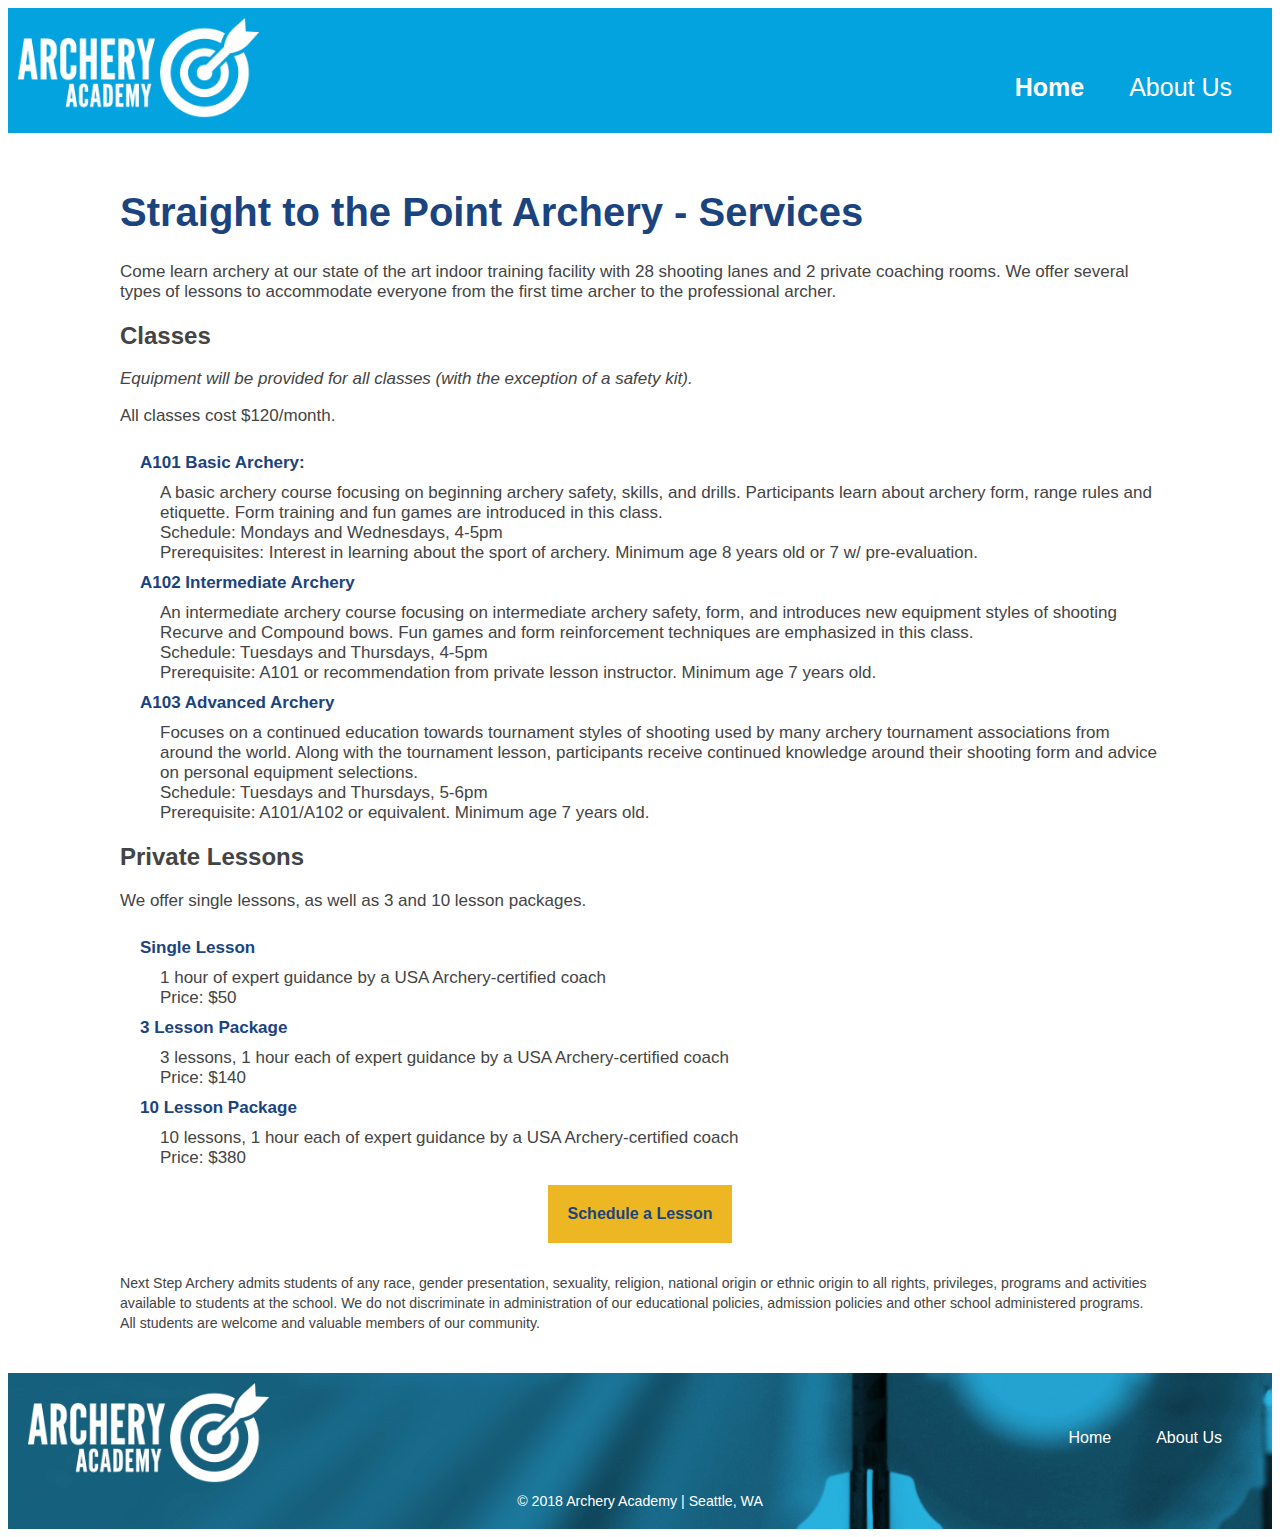
<file: index.html>
<!DOCTYPE html>
<html lang="en">
  <head>
    <meta charset="utf-8">
    <link rel="stylesheet" type="text/css" href="styles/stylesheet.css" />
    <title>Straight to the Point Archery</title>
  </head>
  <body>
    <header>
      <nav>
        <img src="images/logo-white.png" class="logo" alt="Straight to the Point Logo">
        <ul><li class="active">Home</li><li><a href="about.html">About Us</a></li></ul>
      </nav>
    </header>
    <div class="container">
    <h1>Straight to the Point Archery - Services</h1>
    <p>Come learn archery at our state of the art indoor training facility with 28 shooting lanes and 2 private coaching rooms. We offer several types of lessons to accommodate everyone from the first time archer to the professional archer.</p>
    <section class="classes">
      <h2>Classes</h2>
      <em>Equipment will be provided for all classes (with the exception of a safety kit).</em>
      <p>All classes cost $120/month.</p>
      <dl>
        <dt>A101 Basic Archery: </dt>
        <dd>A basic archery course focusing on beginning archery safety, skills, and drills. Participants learn about archery form, range rules and etiquette. Form training and fun games are introduced in this class.</dd>
        <dd>Schedule: Mondays and Wednesdays, 4-5pm</dd>
        <dd>Prerequisites: Interest in learning about the sport of archery. Minimum age  8 years old or 7 w/ pre-evaluation.</dd>
        <dt>A102 Intermediate Archery</dt>
        <dd>An intermediate archery course focusing on intermediate archery safety, form, and introduces new equipment styles of shooting Recurve and Compound bows. Fun games and form reinforcement techniques are emphasized in this class.</dd>
        <dd>Schedule: Tuesdays and Thursdays, 4-5pm</dd>
        <dd>Prerequisite: A101 or recommendation from private lesson instructor. Minimum age  7 years old.</dd>
        <dt>A103 Advanced Archery</dt>
        <dd>Focuses on a continued education towards tournament styles of shooting used by many archery tournament associations from around the world. Along with the tournament lesson, participants receive continued knowledge around their shooting form and advice on personal equipment selections.</dd>
        <dd>Schedule: Tuesdays and Thursdays, 5-6pm</dd>
        <dd>Prerequisite:  A101/A102 or equivalent. Minimum age  7 years old.</dd>
      </dl>

    </section>
    <section class="lessons">
      <h2>Private Lessons</h2>
        <p>We offer single lessons, as well as 3 and 10 lesson packages.</p>
        <dl>
          <dt>Single Lesson</dt>
          <dd>1 hour of expert guidance by a USA Archery-certified coach</dd>
          <dd>Price: $50</dd>
          <dt>3 Lesson Package</dt>
          <dd>3 lessons, 1 hour each of expert guidance by a USA Archery-certified coach</dd>
          <dd>Price: $140</dd>
          <dt>10 Lesson Package</dt>
          <dd>10 lessons, 1 hour each of expert guidance by a USA Archery-certified coach</dd>
          <dd>Price: $380</dd>
        </dl>
        <div class="cta"><button>Schedule a Lesson</button></div>
      </section>
      <small>Next Step Archery admits students of any race, gender presentation, sexuality, religion, national origin or ethnic origin to all rights, privileges, programs and activities available to students at the school. We do not discriminate in administration of our educational policies, admission policies and other school administered programs. All students are welcome and valuable members of our community.</small>
    </div>
    <footer>
      <img src="images/logo-white.png" class="logo" alt="Straight to the Point Logo">
      <nav><ul><li>Home</li><li><a href="about.html">About Us</a></li></ul></nav>
      <small>© 2018 Archery Academy | Seattle, WA</small>
    </footer>
  </body>
</html>
</file>
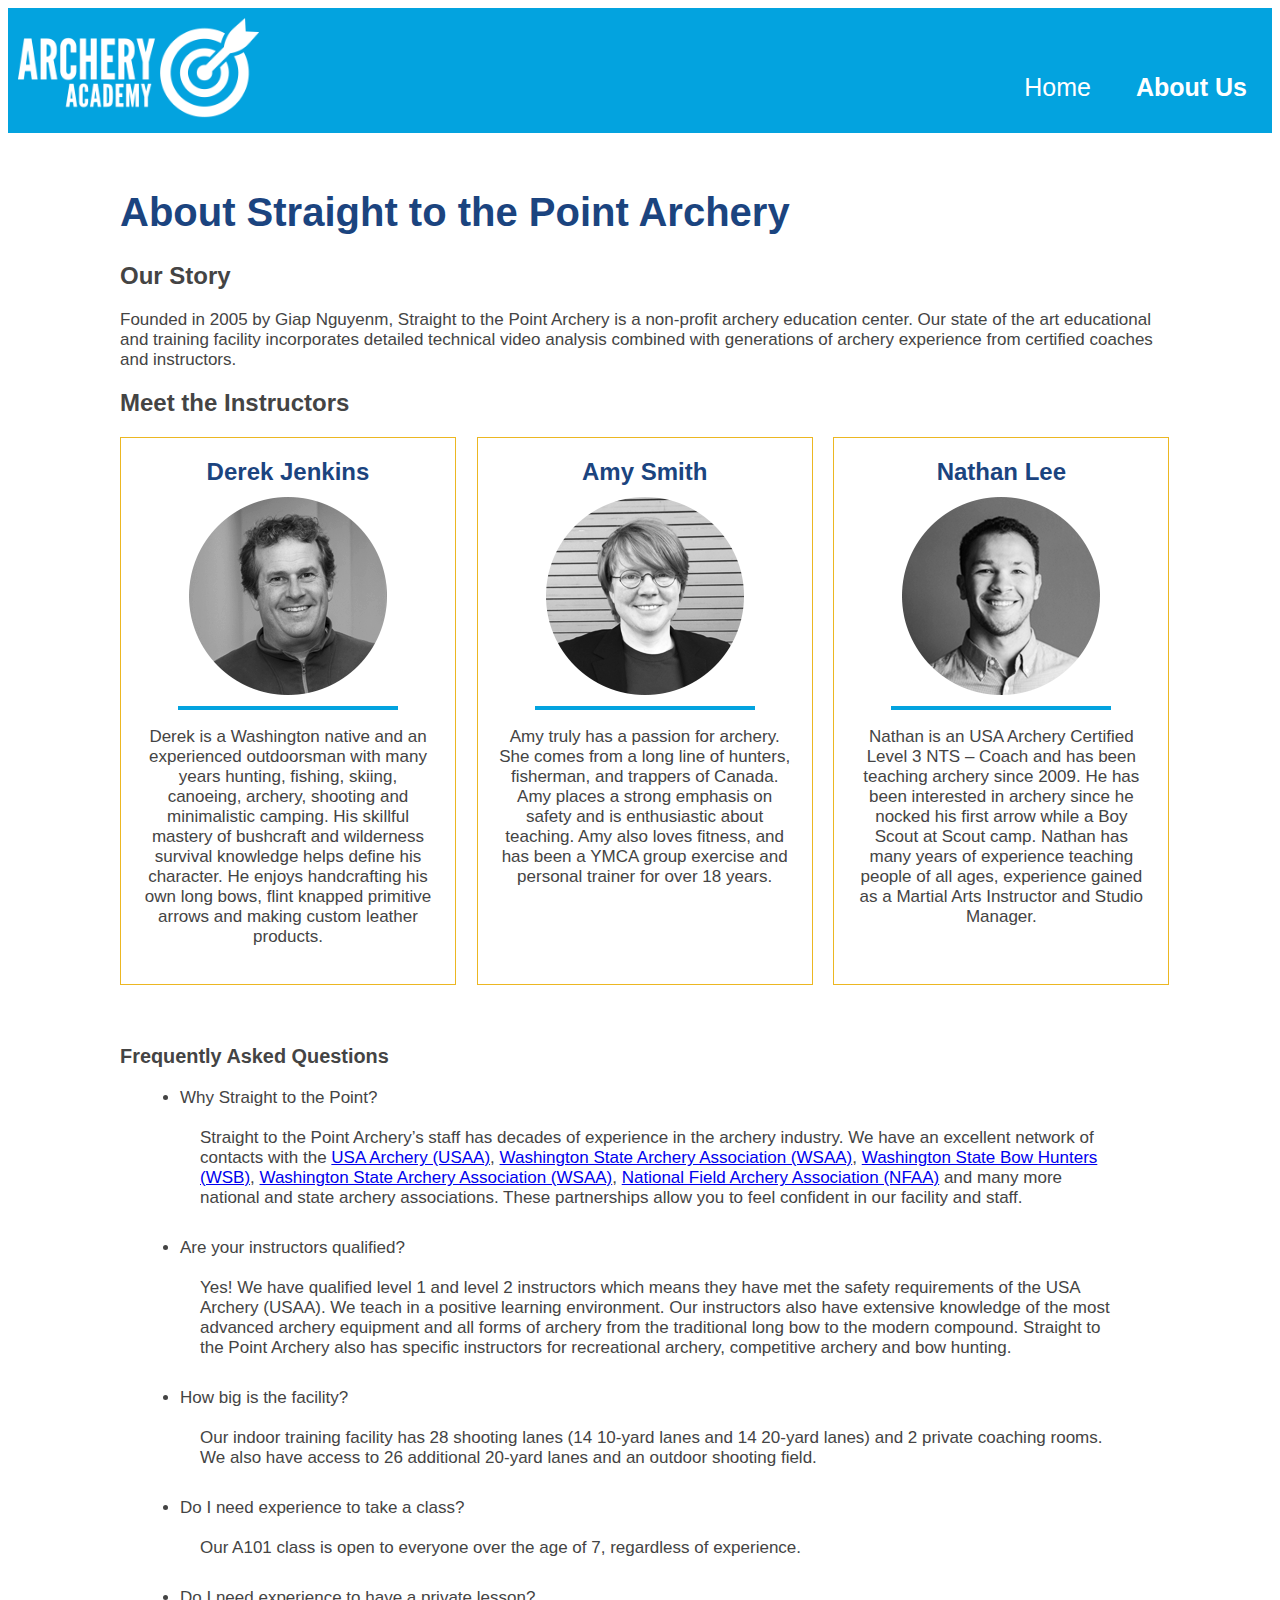
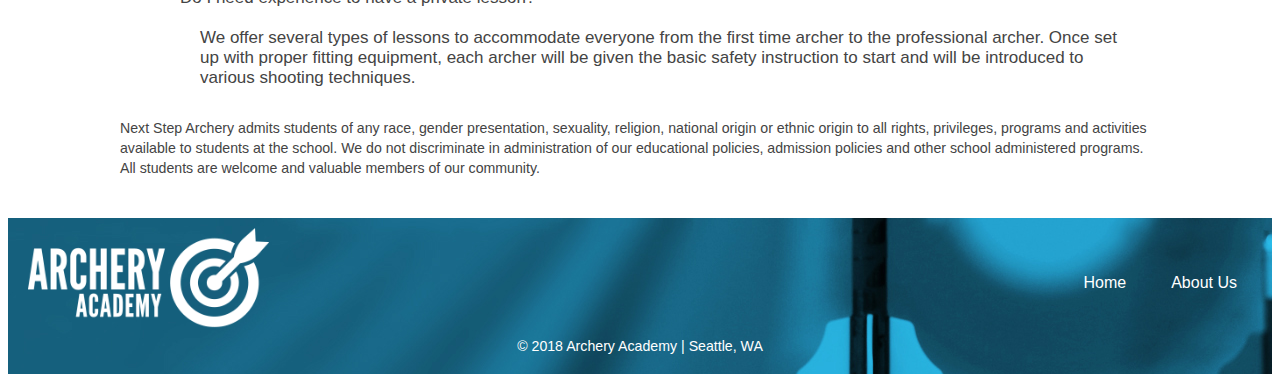
<file: about.html>
<!DOCTYPE html>
<html lang="en">
  <head>
    <meta charset="utf-8">
    <link rel="stylesheet" type="text/css" href="styles/stylesheet.css" />
    <title>About Straight to the Point Archery</title>
  </head>
  <body>
    <header>
      <nav>
        <img src="images/logo-white.png" class="logo" alt="Straight to the Point Logo">
        <ul><li><a href="index.html">Home</a></li><li class="active">About Us</li></ul>
      </nav>
    </header>
    <div class="container">
    <h1>About Straight to the Point Archery</h1>
    <section>
      <h2>Our Story</h2>
       <p>Founded in 2005 by Giap Nguyenm, Straight to the Point Archery is a non-profit archery education center. Our state of the art educational and training facility incorporates detailed technical video analysis combined with generations of archery experience from certified coaches and instructors.</p>
    </section>
    <h2>Meet the Instructors</h2>
    <section class="instructors">
      <div>
        <strong>Derek Jenkins</strong>
        <img src="images/instructor1.png" alt="Derek Jenkins">
        <p>Derek is a Washington native and an experienced outdoorsman with many years hunting, fishing, skiing, canoeing, archery, shooting and minimalistic camping. His skillful mastery of bushcraft and wilderness survival knowledge helps define his character. He enjoys handcrafting his own long bows, flint knapped primitive arrows and making custom leather products.</p>
      </div>
      <div>
        <strong>Amy Smith</strong>
        <img src="images/instructor2.png" alt="Amy Smith">
        <p>Amy truly has a passion for archery. She comes from a long line of hunters, fisherman, and trappers of Canada. Amy  places a strong emphasis on safety and is enthusiastic about teaching. Amy also loves fitness, and  has been a YMCA group exercise and personal trainer for over 18 years.</p>
      </div>
      <div>
        <strong>Nathan Lee</strong>
        <img src="images/instructor3.png" alt="Nathan Lee">
        <p>Nathan is an USA Archery Certified Level 3 NTS – Coach and has been teaching archery since 2009. He has been interested in archery since he nocked his first arrow while a Boy Scout at Scout camp. Nathan has many years of experience teaching people of all ages, experience gained as a Martial Arts Instructor and Studio Manager.</p>
      </div>
    </section>
    <section>
      <h3>Frequently Asked Questions</h3>
      <ul class="faq">
        <li>Why Straight to the Point?</li>
        <li>Straight to the Point Archery’s staff has decades of experience in the archery industry. We have an excellent network of contacts with the <a href="https://www.teamusa.org/usa-archery" target="_BLANK" rel="noopener nofollow">USA Archery (USAA)</a>, <a href="http://www.washingtonarchery.org/" target="_BLANK" rel="noopener nofollow">Washington State Archery Association (WSAA)</a>, <a href="http://www.wsbowhunters.org/" target="_BLANK" rel="noopener nofollow">Washington State Bow Hunters (WSB)</a>, <a href="https://www.nfaausa.com/" target="_BLANK" rel="noopener nofollow">Washington State Archery Association (WSAA)</a>, <a href="http://www.wsbowhunters.org/" target="_BLANK" rel="noopener nofollow">National Field Archery Association (NFAA)</a> and many more national and state archery associations. These partnerships allow you to feel confident in our facility and staff.</li>
        <li>Are your instructors qualified?</li>
        <li>Yes! We have qualified level 1 and level 2 instructors which means they have met the safety requirements of the USA Archery (USAA). We teach in a positive learning environment.  Our instructors also have extensive knowledge of the most advanced archery equipment and all forms of archery from the traditional long bow to the modern compound. Straight to the Point Archery also has specific instructors for recreational archery, competitive archery and bow hunting.</li>
        <li>How big is the facility?</li>
        <li>Our indoor training facility has 28 shooting lanes (14 10-yard lanes and 14 20-yard lanes) and 2 private coaching rooms. We also have access to 26 additional 20-yard lanes and an outdoor shooting field.</li>
        <li>Do I need experience to take a class?</li>
        <li>Our A101 class is open to everyone over the age of 7, regardless of experience.</li>
        <li>Do I need experience to have a private lesson?</li>
        <li>We offer several types of lessons to accommodate everyone from the first time archer to the professional archer. Once set up with proper fitting equipment, each archer will be given the basic safety instruction to start and will be introduced to various shooting techniques.</li>
      </ul>
    </section>
    <small>Next Step Archery admits students of any race, gender presentation, sexuality, religion, national origin or ethnic origin to all rights, privileges, programs and activities available to students at the school. We do not discriminate in administration of our educational policies, admission policies and other school administered programs. All students are welcome and valuable members of our community.</small>
  </div>
    <footer>
      <img src="images/logo-white.png" class="logo" alt="Straight to the Point Logo">
      <nav><ul><li><a href="index.html">Home</a></li><li>About Us</li></ul></nav>
      <small>© 2018 Archery Academy | Seattle, WA</small>
    </footer>
  </body>
</html>
</file>
<file: styles/stylesheet.css>
header {
  background-color: #03A3DF;
  padding: 10px
}

img.logo {
  height: 100px;
}

header nav ul {
  text-align: center;
  font-size: 25px;
}

@media (min-width: 580px) {
  header nav ul {
    float: right;
    display: inline-block;
  }
}

nav li, nav a {
  display: inline-block;
  padding: 15px;
  color: #FFF;
  text-decoration: none;
  
}

nav li.active {
  font-weight: bold;
}

nav a:hover {
  color: #ECB722;
}

footer {
  background: url("../images/footer-image.jpg") no-repeat;
  margin-top: 20px;
  padding: 10px 20px 0;
}

footer nav {
  float: right;
}

footer nav ul {
  font-size: 16px;
}

footer small {
  clear: both;
  display: block;
  text-align: center;
  color: #FFF;
  padding-bottom: 20px;
}

.container {
  max-width: 1040px;
  margin: auto;
  padding: 20px;
}

body {
  color: #444;
  font-family: arial;
  font-size: 17px;
}

h1 {
  font-weight: bold;
  font-size: 40px;
  color: #1B447F;
  padding-top: 10px;
}

h2 {
  font-weight: bold;
  font-size: 24px;
}

.instructors {
  display: grid;
  grid-template-columns: repeat(auto-fill, minmax(300px, 1fr)); 
  grid-column-gap: 30px;
  padding-bottom: 20px;
}

@media (max-width: 669px) {
  .instructors {
    column-count: 1;
  }
}

.instructors div {
  width: 90%;
  border: 1px solid #ECB722;
  padding-top: 15px;
  text-align: center;
  padding: 20px;
  margin-bottom: 20px;
}

.instructors strong {
  color: #1B447F;
  text-align: center;
  font-size: 24px;
}

.instructors img {
  display: block;
  margin: auto;
  padding: 10px;
  border-bottom: 4px solid #03A3DF;
}

.faq {
  margin: 20px;
}

.faq li:nth-child(even) {
   list-style: none;
   padding-bottom: 10px;
   margin: 20px;
}

dt {
  font-weight: 700;
  color: #1B447F;
  margin-left: 20px;
  padding: 10px 0;
}

.lessons {
  margin-bottom: 30px;
}

.cta {
  text-align: center;
}

.cta button {
  padding: 20px;
  background-color: #ECB722;
  font-size: 16px;
  color: #1B447F;
  font-weight: bold;
  text-align: center;
  border: none;
}
</file>
